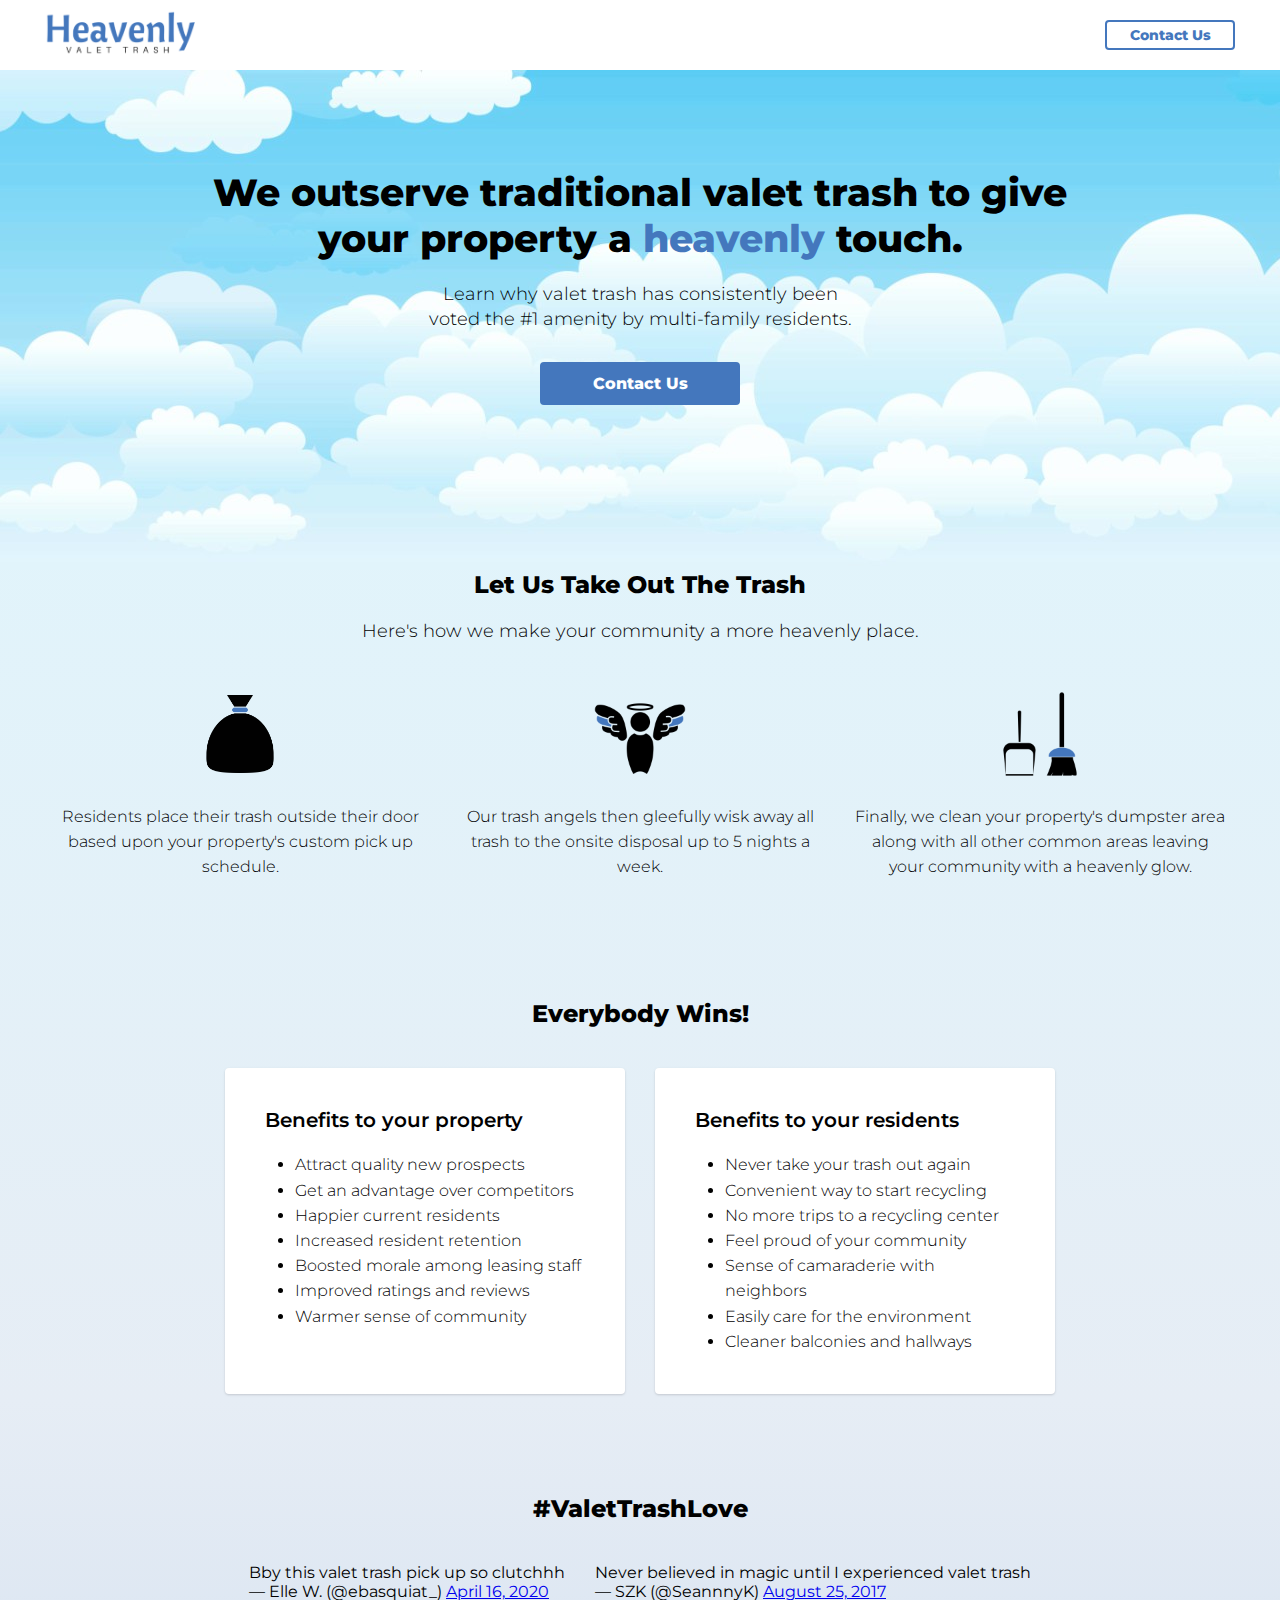
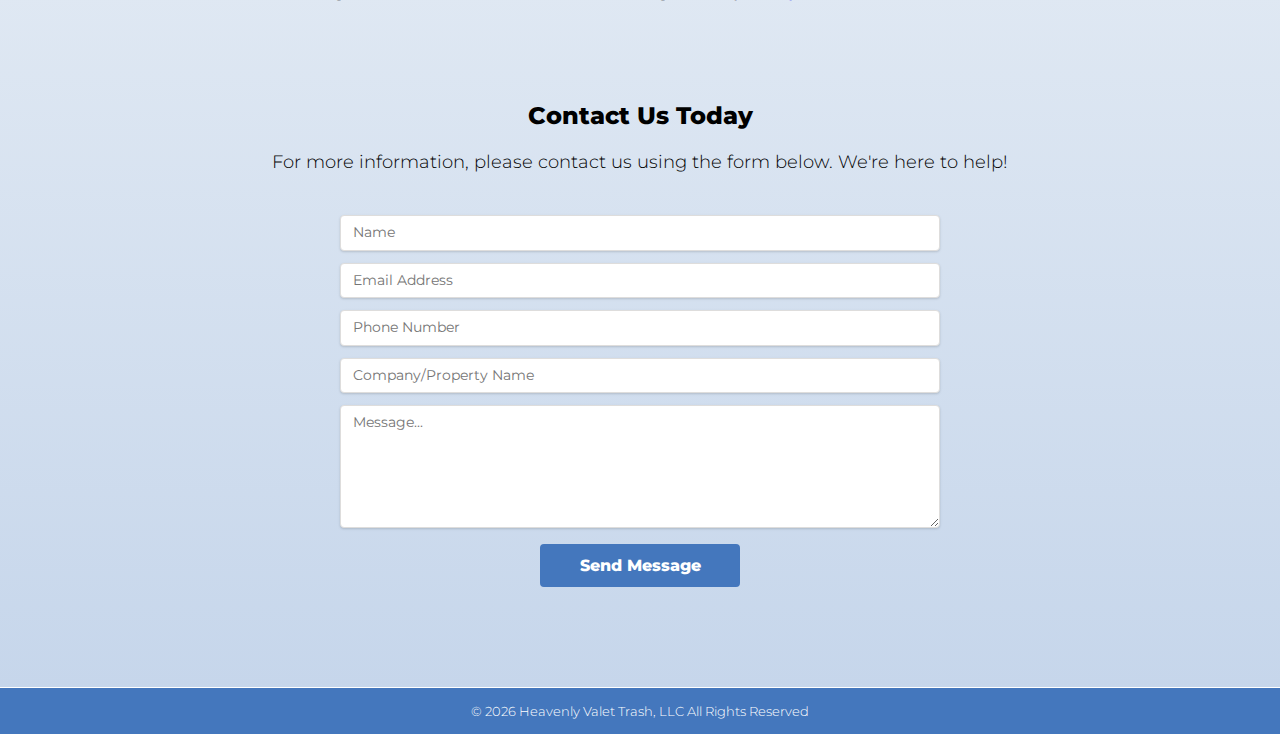
<file: index.html>
<!DOCTYPE html>
<html>

<head>

    <title>Heavenly Valet Trash</title>

    <meta charset="UTF-8" />
    <meta http-equiv="Content-Language" content="en_US" />
    <meta http-equiv="X-UA-Compatible" content="IE=edge">
    <meta name="viewport" content="width=device-width, initial-scale=1">
    <meta name="msvalidate.01" content="DC3313A16F292F8DC1FF20D8B303BFD0" />
    <meta name="description" content="We outserve traditional valet trash to give your property a heavenly touch.">

    <!-- Open Graph Meta Tags -->
    <meta property="og:title" content="Heavenly Valet Trash">
    <meta property="og:url" content="https://heavenlyvalettrash.com/">
    <meta property="og:image" content="">
    <meta property="og:site_name" content="Heavenly Valet Trash">
    <meta property="og:description" content="We outserve traditional valet trash to give your property a heavenly touch.">
    
    <!-- css -->
    <link rel="stylesheet" href="css/main.css">
    
    <!-- fonts -->
    <link href="https://fonts.googleapis.com/css?family=Montserrat:300,400,600,800" rel="stylesheet" type="text/css">
    
</head>

<body>

    <nav class="desktop-header fixed">
        <div>
            <a href="/">
                <img src="/img/heavenly-valet-trash.png" class="dark-logo" alt="Heavenly Valet Trash">
            </a>
            <a class="contact" href="/#contact">Contact Us</a>
        </div>
    </nav>
        
    <main>

        <section class="hero">
            <h1>We outserve traditional valet trash to give your property a <span>heavenly</span> touch.</h1>
            <h2>Learn why valet trash has consistently been voted the #1 amenity by multi-family residents.</h2>
            <a href="/#contact">Contact Us</a>
        </section>

        <section class="how">
            <header>
                <h3>Let Us Take Out The Trash</h2>
                <h4>Here's how we make your community a more heavenly place.</h2>
            </header>
            <ul>
                <li>
                    <img src="img/trash-blue.png" style="padding:11px;">
                    <p>Residents place their trash outside their door based upon your property's custom pick up schedule.</p>
                </li>
                <li>
                    <img src="img/angel-blue.png">
                    <p class="how-steps">Our trash angels then gleefully wisk away all trash to the onsite disposal up to 5 nights a week.</p>
                </li>
                <li>
                    <img src="img/clean-blue.png">
                    <p>Finally, we clean your property's dumpster area along with all other common areas leaving your community with a heavenly glow.</p>
                </li>
            </ul>
        </section>

        <section class="benefits">
            <header>
                <h3>Everybody Wins!</h2>
            </header>
            <div class="benefits__lists">
                <div class="benefits__lists__item">
                    <h5>Benefits to your property</h3>
                    <ul>
                        <li>Attract quality new prospects</li>
                        <li>Get an advantage over competitors</li>
                        <li>Happier current residents</li>
                        <li>Increased resident retention</li>
                        <li>Boosted morale among leasing staff</li>
                        <li>Improved ratings and reviews</li>
                        <li>Warmer sense of community</li>
                    </ul>
                </div>
                <div class="benefits__lists__item">
                    <h5>Benefits to your residents</h3>
                    <ul>
                        <li>Never take your trash out again</li>
                        <li>Convenient way to start recycling</li>
                        <li>No more trips to a recycling center</li>
                        <li>Feel proud of your community</li>
                        <li>Sense of camaraderie with neighbors</li>
                        <li>Easily care for the environment</li>
                        <li>Cleaner balconies and hallways</li>
                    </ul>
                </div>
            </div>
        </section>

        <section class="tweets">
            <header>
                <h3>#ValetTrashLove</h2>
            </header>
            <div class="tweets__lists">
                <blockquote class="twitter-tweet"><p lang="en" dir="ltr">Bby this valet trash pick up so clutchhh</p>&mdash; Elle W. (@ebasquiat_) <a href="https://twitter.com/ebasquiat_/status/1250598083123195905?ref_src=twsrc%5Etfw">April 16, 2020</a></blockquote>
                <blockquote class="twitter-tweet" data-lang="en"><p lang="en" dir="ltr">Never believed in magic until I experienced valet trash</p>&mdash; SZK (@SeannnyK) <a href="https://twitter.com/SeannnyK/status/900922611013742592?ref_src=twsrc%5Etfw">August 25, 2017</a></blockquote>
                <script async src="https://platform.twitter.com/widgets.js" charset="utf-8"></script>
            </div>
        </section>

        <section id="contact" class="contact-us">
            <header>
                <h3>Contact Us Today</h2>
                <h4>For more information, please contact us using the form below. We're here to help!</p>
            </header>
            <form role="form" id="contactForm" method="POST" data-netlify="true" action="/pages/contact-lp">
                <div class="input">
                    <input type="text" id="name" name="name" placeholder="Name" value="" required>
                </div>   
                <div class="input">
                    <input type="email" id="email" name="email" placeholder="Email Address" required>
                </div>   
                <div class="input">
                    <input type="tel" id="phone" name="phone" placeholder="Phone Number" required>
                </div>   
                <div class="input">
                    <input type="text" id="company-name" name="company-name" placeholder="Company/Property Name" required>
                </div>   
                <div class="input">
                    <textarea rows="6" name="message" placeholder="Message..." required></textarea>
                </div>
                <button id="submit" name="submit" type="submit">Send Message</button>
            </form>
        </section>
  
    </main>

    <footer>
        © <span class="copyright-current-year"></span> Heavenly Valet Trash, LLC All Rights Reserved
    </footer>
    <script>document.querySelector('.copyright-current-year').innerHTML = new Date().getFullYear()</script>



		
</body>
</html>
</file>
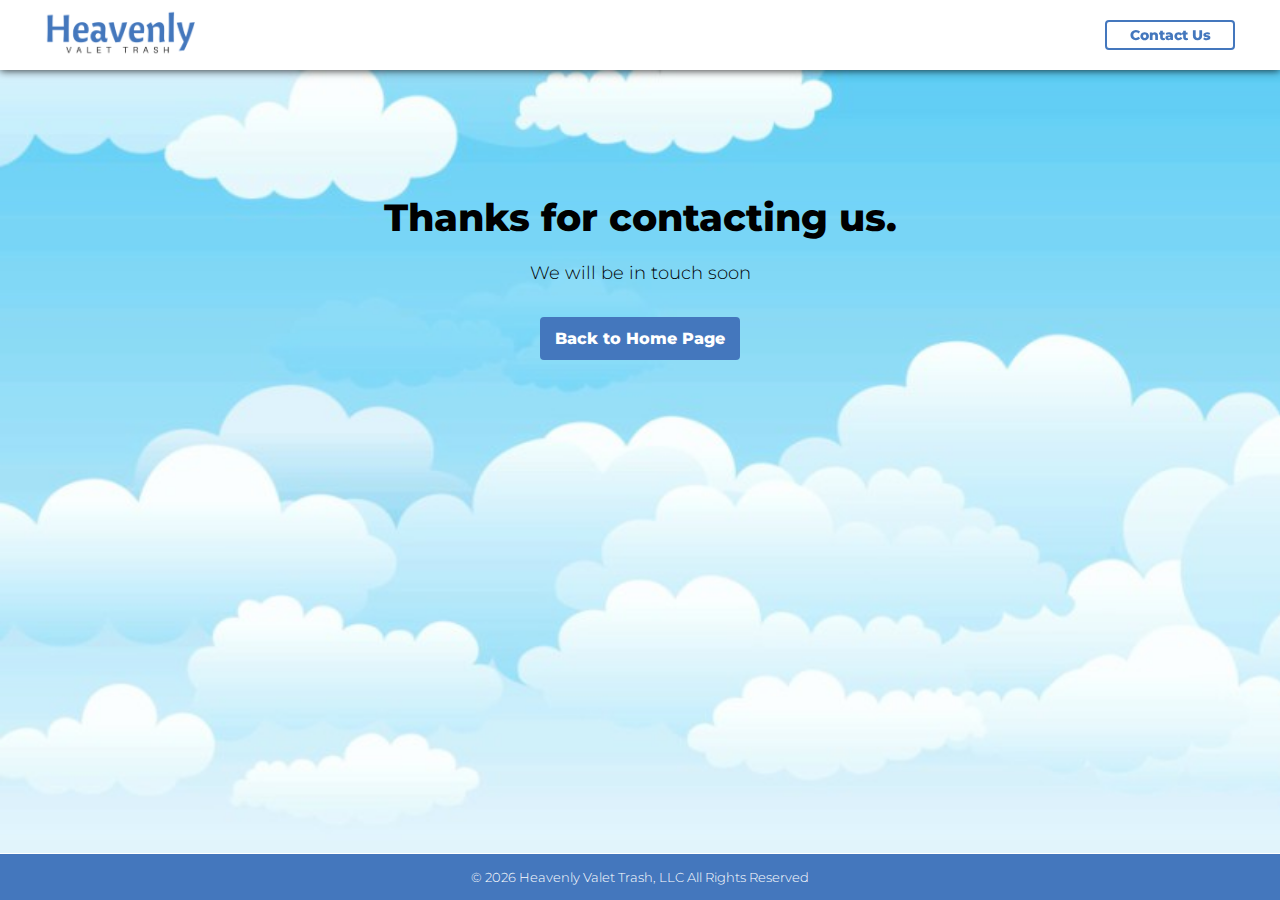
<file: pages/contact-lp.html>
<!DOCTYPE html>
<html xmlns="http://www.w3.org/1999/xhtml"
      xmlns:og="http://ogp.me/ns#"
      xmlns:fb="http://www.facebook.com/2008/fbml">

<head>
    <title>Heavenly Valet Trash</title>

    <meta charset="UTF-8" />
    <meta http-equiv="Content-Language" content="en_US" />
    <meta http-equiv="X-UA-Compatible" content="IE=edge">
    <meta name="viewport" content="width=device-width, initial-scale=1">
    <meta name="msvalidate.01" content="DC3313A16F292F8DC1FF20D8B303BFD0" />
    <meta name="description" content="We outserve traditional valet trash to give your property a heavenly touch.">
    <!-- Open Graph Meta Tags -->
    <meta property="og:title" content="Heavenly Valet Trash">
    <meta property="og:url" content="https://heavenlyvalettrash.com/">
    <meta property="og:image" content="">
    <meta property="og:site_name" content="Heavenly Valet Trash">
    <meta property="og:description" content="We outserve traditional valet trash to give your property a heavenly touch.">
    <!-- Open Graph Meta Tags -->
    
    <!--css links-->
    <link rel="stylesheet" href="/css/contact-success.css">
    <link href="https://fonts.googleapis.com/css?family=Montserrat:300,400,600,800" rel="stylesheet" type="text/css">
    <!--end of css links-->
    
</head>
<body id="contact-lp">

    <header class="desktop-header fixed">
        <div>
            <a href="/">
                <img src="/img/heavenly-valet-trash.png" class="dark-logo" alt="Heavenly Valet Trash">
            </a>
            <a class="contact" href="/#contact">Contact Us</a>
        </div>
    </header>

    <main>
        <h1>Thanks for contacting us.</h1>
        <h2>We will be in touch soon</h2>
        <a href="/">Back to Home Page</a>
    </main>
    
    <footer>
        © <span class="copyright-current-year"></span> Heavenly Valet Trash, LLC All Rights Reserved
    </footer>
    
    <script>
      document.querySelector('.copyright-current-year').innerHTML = new Date().getFullYear();
    </script>

</body>
</html>
</file>
<file: css/main.css>
* {
    box-sizing: border-box;
    font-family: 'Montserrat', sans-serif;
    margin: 0;
    padding: 0;
}

html {
    font-size: 16px;
}

body {
    background: #e1f4fb;
    color: #000000;
    display: flex;
    flex-direction: column;
    height: 100%;
}

h3 {
    font-size: 24px;
    font-weight: 800;
    margin-bottom: 20px;
    text-align: center;
}

h4 {
    font-size: 18px;
    font-weight: 300;
    line-height: 25.2px;
    margin: 0 auto;
    text-align: center;
}

nav {
    background: #fff;
    box-shadow: 0px 1px 8px 0px rgba(0,0,0,0.75);
    /* position: fixed;
    top: 0; */
    width: 100%;
    /* z-index: 1; */
}

nav > div {
    margin: 10px 45px;
    display: flex;
    justify-content: space-between;
    align-items: center;
}

nav a.contact {
    color: #4477bd;
    border: 2px solid #4477bd;
    border-radius: 4px;
    padding: 4px;
    width: 130px;
    font-weight: 800;
    font-size: 14px;
    text-align: center;
    text-decoration: none;
}

nav a.contact:hover {
    background-color: rgba(160, 180, 206, 0.5);
    border: 2px solid #000;
    color: #333;
}


nav img {
    max-width: 150px;
}

@media (max-width: 600px) {
    nav div {
        justify-content: center;
    }
    nav a.contact {
        display: none;
    }
}

main {
    background: linear-gradient(to bottom, #e1f4fb 20%, #e6edf5, #c6d6eb);
    
    padding: 0 15px;
}

section.hero {
    align-items: center;
    background-image: url(/css/backgrounds/clouds-cover-1800-500.jpg);
    background-repeat: no-repeat;
    background-size: cover;
    display: flex;
    flex: 1;
    flex-direction: column;
    height: 500px;
    justify-content: flex-start;
    margin: 0 -15px;
}

@media (max-width: 540px) {
    section.hero {
        height: auto;
        margin-bottom: 100px;
    }
}

section.hero h1 {
    color: #000;
    font-size: 38px;
    font-weight: 800;
    line-height: 1.21;
    margin-bottom: 20px;
    max-width: 910px;
    padding: 100px 15px 0;
    text-align: center;
}

@media (max-width: 540px) {
    section.hero h1 {
        font-size: 23px;
        padding-top: 40px;
    }
}

section.hero h1 span {
    color: #4477bd;
}

section h2 {
    text-align: center;
    color: #000;
    font-size: 18px;
    font-weight: 300;
    max-width: 450px;
    margin: 0 auto 30px;
    line-height: 25.2px;
}

section.hero a {
    padding: 10px 0;
    font-weight: 800;
    width: 200px;
    border: 2px solid #4477bd;
    border-radius: 4px;
    text-align: center;
    font-size: 16px;
    margin: 0 auto;
    display: block;
    color: #fff;
    background-color: #4477bd;
    text-decoration: none;
}

section.hero a:hover {
    color: #fff;
    background-color: rgba(68, 119, 189, 0.64);
}

section.how {
    margin-bottom: 100px;
}

section.how header {
    margin-bottom: 40px;
}

section.how ul {
    display: flex;
    justify-content: center;
}

@media (max-width: 540px) {
    section.how ul {
        align-items: center;
        flex-direction: column;
    }
}

section.how ul {
    display: flex;
}

section.how ul li {
    display: flex;
    flex-direction: column;
    padding: 0 15px;
    max-width: 400px;
}

section.how ul li img {
    align-self: center;
    height: 100px;
    width: 100px;
}

section.how ul li p {
    font-weight: 300;
    line-height: 25.2px;
    text-align: center;
    padding-top: 20px;
    padding-bottom: 20px;
    margin-bottom: 0;
}

.benefits {
    margin-bottom: 100px;
}

.benefits header {
    margin-bottom: 40px;
}

.benefits__lists {
    display: flex;
    justify-content: center;
}

.benefits__lists__item {
    background: #fff;
    border-radius: 4px;
    box-shadow: 0 1px 3px 0 rgba(0,0,0,0.1), 0 1px 2px 0 rgba(0,0,0,0.06);
    margin: 0 15px;
    max-width: 400px;
    padding: 40px;
    width: 100%;
}

@media (max-width: 840px) {
    .benefits__lists {
        align-items: center;
        flex-direction: column;
    }
    .benefits__lists__item:first-child {
        margin: 0 0 30px;
    }
}

.benefits__lists__item h5 {
    font-weight: 600;
    font-size: 20px;
    margin-bottom: 20px;
}

.benefits__lists__item ul {
    font-weight: 300;
    line-height: 25.2px;
    padding-left: 30px;
}

.benefits__lists__item ul li {

}

.tweets {
    margin-bottom: 100px;
}

.tweets header {
    margin-bottom: 40px;
}

.tweets__lists {
    display: flex;
    justify-content: center;
}

.tweets__lists > * {
    margin: 0 15px;
}

@media (max-width: 840px) {
    .tweets__lists {
        align-items: center;
        flex-direction: column;
    }
    .tweets__lists > *:first-child {
        margin: 0 0 30px;
    }
}

.contact-us {
    margin-bottom: 100px;
}

.contact-us header {
    margin-bottom: 40px;
}

.contact-us form {
    margin: 0 auto;
    max-width: 600px;
}

.contact-us form button {
    background-color: #4477bd;
    border: 2px solid #4477bd;
    border-radius: 4px;
    color: #fff;
    cursor: pointer;
    display: block;
    font-size: 16px;
    font-weight: 800;
    margin: 0 auto;
    padding: 10px 0;
    text-align: center;
    text-decoration: none;
    width: 200px;
}

.contact-us form button:hover {
    background-color: rgba(68, 119, 189, 0.64);
    color: #fff;
}


footer {
    background-color: #4477bd;
    border-top: 1px solid #fff;
    padding: 15px;
    text-align: center;
    color: #fff;
    font-size: 13px;
    line-height: 16px;
    font-family: 'Montserrat', sans-serif;
    font-weight: 300;
}

/* forms */

.input {
    margin-bottom: 12px;
    width: 100%;
}

.input label {
    display: block;
    font-size: .75rem;
    font-weight: 700;
    letter-spacing: .025em;
    margin-bottom: .5rem;
    text-transform: uppercase;
}

.input input, .input textarea {
    box-shadow: 0 1px 3px 0 rgba(0,0,0,0.1), 0 1px 2px 0 rgba(0,0,0,0.06);
    -webkit-appearance: none;
    -moz-appearance: none;
    appearance: none;
    border: 1px solid;
    border-color: #dedddc;
    border-radius: .25rem;
    font-size: .875rem;
    line-height: 1.25;
    padding: .5rem .75rem;
    width: 100%;
}

.input input:focus, .input textarea:focus {
    outline: 0;
    box-shadow: 0 0 0 3px rgba(66,119,206,0.5);
}
</file>
<file: css/contact-success.css>
* {
    box-sizing: border-box;
}

html {
    height: 100vh;
}

body {
    margin: 0;
    display: flex;
    flex-direction: column;
    height: 100%;
    background: #e1f4fb;
}

header {
    position: fixed;
    width: 100%;
    top: 0;
    box-shadow: 0px 1px 8px 0px rgba(0,0,0,0.75);
    background: #fff;
}

header > div {
    margin: 10px 45px;
    display: flex;
    justify-content: space-between;
    align-items: center;
}

header a.contact {
    color: #4477bd;
    font-family: 'Montserrat', sans-serif;
    border: 2px solid #4477bd;
    border-radius: 4px;
    padding: 4px;
    width: 130px;
    font-weight: 800;
    font-size: 14px;
    text-align: center;
    text-decoration: none;
}

header a.contact:hover {
    background-color: rgba(160, 180, 206, 0.5);
    border: 2px solid #000;
    color: #333;
}


header img {
    max-width: 150px;
}

@media (max-width: 600px) {
    header div {
        justify-content: center;
    }
    header a.contact {
        display: none;
    }
}

main {
    margin-top: 70px;
    display: flex;
    flex-direction: column;
    justify-content: flex-start;
    align-items: center;
    background-image: url(/css/backgrounds/clouds-cover-1800-500.jpg);
    background-size: cover;
    background-repeat: no-repeat;
    flex: 1;
}

main h1 {
    font-family: 'Montserrat', sans-serif;
    text-align: center;
    font-size: 38px;
    color: #000;
    font-weight: 800;
    line-height: 1.21;
    margin-bottom: 20px;
    padding-top: 100px;
}

main h2 {
    font-family: 'Montserrat', sans-serif;
    text-align: center;
    color: #000;
    font-size: 18px;
    font-weight: 300;
    max-width: 450px;
    margin: 0 auto 30px;
    line-height: 25.2px;
}

main a {
    padding: 10px 0;
    font-family: 'Montserrat', sans-serif;
    font-weight: 800;
    width: 200px;
    border: 2px solid #4477bd;
    border-radius: 4px;
    text-align: center;
    font-size: 16px;
    margin: 0 auto;
    display: block;
    color: #fff;
    background-color: #4477bd;
    text-decoration: none;
}

main a:hover {
    color: #fff;
    background-color: rgba(68, 119, 189, 0.64);
}

footer {
    background-color: #4477bd;
    border-top: 1px solid #fff;
    padding: 15px;
    text-align: center;
    color: #fff;
    font-size: 13px;
    line-height: 16px;
    font-family: 'Montserrat', sans-serif;
    font-weight: 300;
}
</file>
